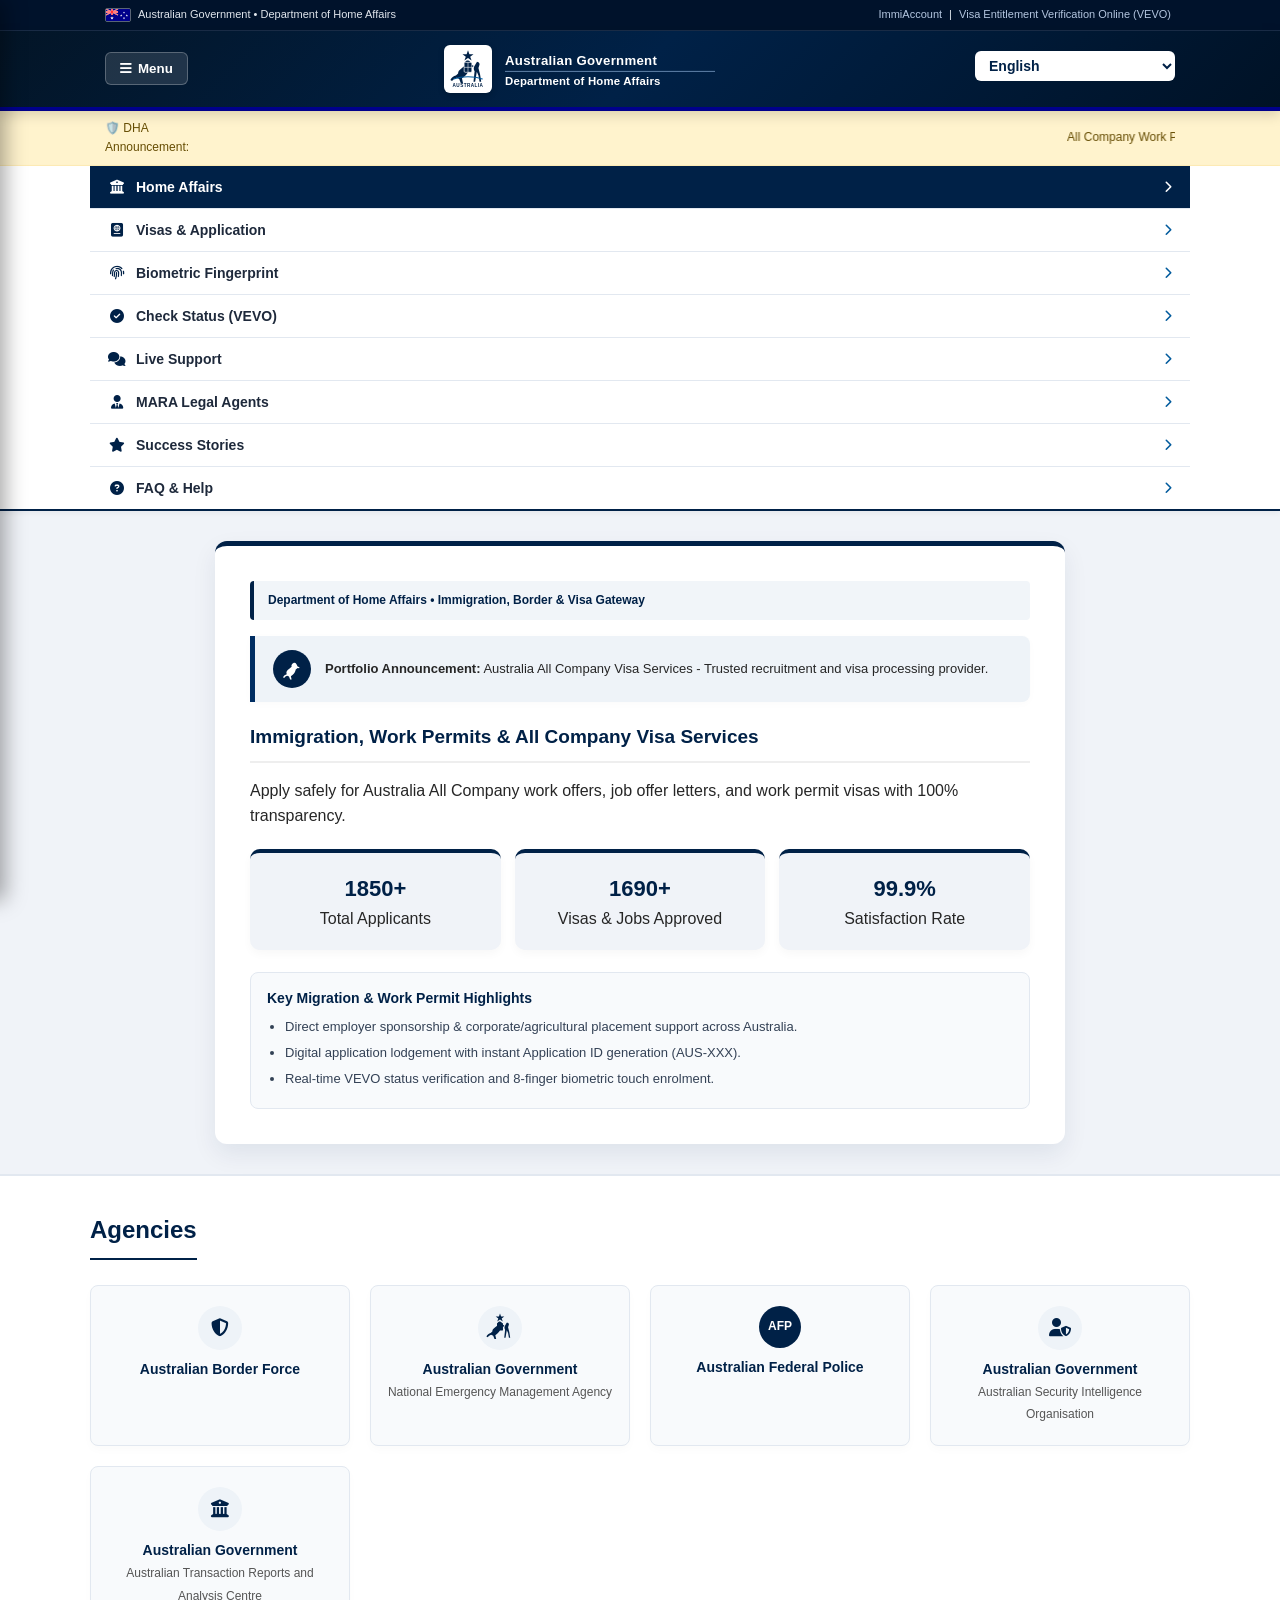
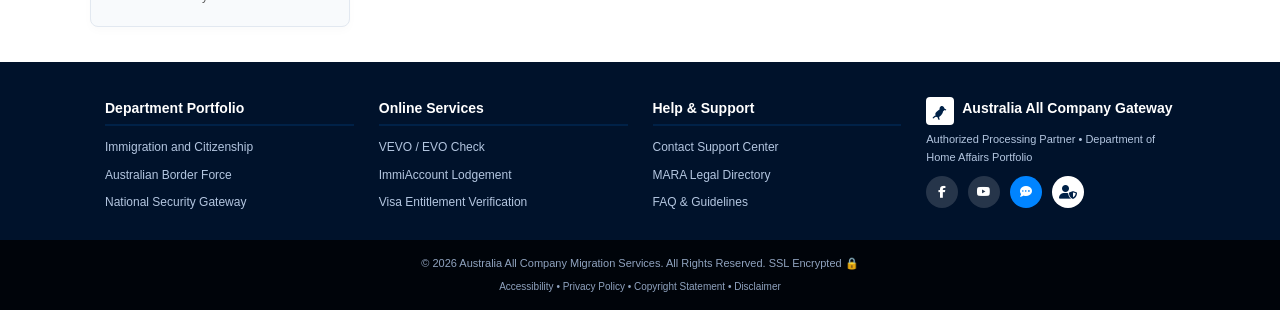
<file: index.html>
<!DOCTYPE html>
<html lang="en">
<head>
    <meta charset="UTF-8">
    <meta name="viewport" content="width=device-width, initial-scale=1.0, maximum-scale=1.0, user-scalable=no">
    <meta http-equiv="Cache-Control" content="no-cache, no-store, must-revalidate">
    <meta http-equiv="Pragma" content="no-cache">
    <meta http-equiv="Expires" content="0">
    <title id="pageTitle">Australian Government - Department of Home Affairs Gateway</title>
    <link rel="stylesheet" href="style.css?v=2026.v30">
    <link rel="stylesheet" href="https://cdnjs.cloudflare.com/ajax/libs/font-awesome/6.4.0/css/all.min.css">
</head>
<body>

    <!-- Top Gov Sub-Bar with Australian Flag SVG -->
    <div class="top-gov-bar">
        <div class="gov-bar-container">
            <div class="top-gov-left">
                <span class="au-flag-badge" title="Australian Flag">
                    <svg viewBox="0 0 60 30" class="au-flag-svg">
                        <rect width="60" height="30" fill="#00008B"/>
                        <path d="M0,0 L30,15 M30,0 L0,15" stroke="#FFFFFF" stroke-width="3"/>
                        <path d="M0,0 L30,15 M30,0 L0,15" stroke="#FF0000" stroke-width="1.5"/>
                        <path d="M15,0 V15 M0,7.5 H30" stroke="#FFFFFF" stroke-width="5"/>
                        <path d="M15,0 V15 M0,7.5 H30" stroke="#FF0000" stroke-width="3"/>
                        <polygon points="15,18 16.2,21.2 19.6,21.2 16.8,23.2 17.9,26.4 15,24.4 12.1,26.4 13.2,23.2 10.4,21.2 13.8,21.2" fill="#FFFFFF"/>
                        <polygon points="45,6 45.7,8.1 48,8.1 46.1,9.4 46.8,11.5 45,10.2 43.2,11.5 43.9,9.4 42,8.1 44.3,8.1" fill="#FFFFFF"/>
                        <polygon points="45,20 45.7,22.1 48,22.1 46.1,23.4 46.8,25.5 45,24.2 43.2,25.5 43.9,23.4 42,22.1 44.3,22.1" fill="#FFFFFF"/>
                        <polygon points="38,13 38.7,15.1 41,15.1 39.1,16.4 39.8,18.5 38,17.2 36.2,18.5 36.9,16.4 35,15.1 37.3,15.1" fill="#FFFFFF"/>
                        <polygon points="52,13 52.7,15.1 55,15.1 53.1,16.4 53.8,18.5 52,17.2 50.2,18.5 50.9,16.4 49,15.1 51.3,15.1" fill="#FFFFFF"/>
                    </svg>
                </span>
                <span id="topGovText">Australian Government • Department of Home Affairs</span>
            </div>
            <span class="gov-sub-links">
                <a href="javascript:void(0)" onclick="openVerificationPortalNewTab()" id="subLinkImmi">ImmiAccount</a> | 
                <a href="javascript:void(0)" onclick="switchTab('statusTab')" id="subLinkVevo">Visa Entitlement Verification Online (VEVO)</a>
            </span>
        </div>
    </div>

    <!-- Main Official Header with Coat of Arms & Kangaroo Emblem -->
    <header class="main-header">
        <div class="header-container">
            <button class="hamburger-btn" onclick="toggleSideMenu()" id="btnMenuToggle">
                <i class="fas fa-bars"></i> <span id="menuText">Menu</span>
            </button>

            <div class="logo-area" onclick="switchTab('homeTab')" style="cursor:pointer; display:flex; align-items:center; gap:10px;">
                <div class="header-crest-box" title="Australian Government Coat of Arms">
                    <svg viewBox="0 0 80 80" class="coat-of-arms-svg">
                        <polygon points="40,6 42.5,13 50,13 44,17.5 46.5,24.5 40,20 33.5,24.5 36,17.5 30,13 37.5,13" fill="#002147"/>
                        <path d="M18 52c-4 1-8 4-10 8l3 2c2-3 5-5 8-6l5 2 3 8h4l-2-9 5-4c4-3 7-8 8-14l4-3 3 1 1-3-4-2-2-5c-2-2-4-3-7-2l-2 2c-2 2-2 4-1 7l-6 5c-4 3-6 5-6 9z" fill="#002147"/>
                        <rect x="33" y="28" width="14" height="18" rx="2" fill="#002147" stroke="#ffffff" stroke-width="1.2"/>
                        <line x1="40" y1="28" x2="40" y2="46" stroke="#ffffff" stroke-width="1"/>
                        <line x1="33" y1="37" x2="47" y2="37" stroke="#ffffff" stroke-width="1"/>
                        <path d="M56 27c3 0 5 2 5 5l-2 6 3 12 2 13h-3l-2-11-3-7-3 18h-3l2-19c-2-3-2-7 0-10l3-5c1-2 2-3 3-3z" fill="#002147"/>
                        <path d="M14 58c8-3 16-4 26-4s18 1 26 4" fill="none" stroke="#005a9c" stroke-width="2" stroke-linecap="round"/>
                        <text x="40" y="73" fill="#002147" font-family="'Georgia', serif" font-size="8.5" font-weight="bold" text-anchor="middle" letter-spacing="0.8">AUSTRALIA</text>
                    </svg>
                </div>
                <div class="header-official-brand">
                    <svg viewBox="0 0 360 80" class="official-dha-logo">
                        <text x="5" y="34" fill="#ffffff" font-family="'Georgia', 'Times New Roman', serif" font-size="22" font-weight="bold" letter-spacing="0.5" id="svgGovText">Australian Government</text>
                        <line x1="5" y1="44" x2="355" y2="44" stroke="#6c8eb5" stroke-width="1.5"/>
                        <text x="5" y="66" fill="#ffffff" font-family="'Georgia', 'Times New Roman', serif" font-size="19" font-weight="bold" letter-spacing="0.3" id="svgDeptText">Department of Home Affairs</text>
                    </svg>
                </div>
            </div>

            <div class="header-right">
                <div class="language-switcher">
                    <select id="langSelect" onchange="switchLanguage(this.value)">
                        <option value="en">English</option>
                        <option value="bn">বাংলা (Bengali)</option>
                        <option value="zh">简体中文 (Chinese)</option>
                        <option value="ar">العربية (Arabic)</option>
                        <option value="vi">Tiếng Việt (Vietnamese)</option>
                    </select>
                </div>
            </div>
        </div>
    </header>

    <!-- Official Government Style Side Menu Drawer -->
    <div id="sideMenuOverlay" class="side-menu-overlay" onclick="toggleSideMenu()"></div>
    <div id="sideDrawer" class="side-drawer">
        <div class="drawer-top-bar">
            <button class="drawer-close-menu-btn" onclick="toggleSideMenu()">
                <i class="fas fa-times"></i> <span id="drawerCloseText">Menu</span>
            </button>
            <div class="drawer-portfolio-title">
                <span class="drawer-back-arrow" onclick="toggleSideMenu()">&lt;</span>
                <div>
                    <b id="drawerPortfolioMain">Home Affairs</b><br>
                    <small id="drawerPortfolioSub">Portfolio</small>
                </div>
            </div>
        </div>

        <div class="gov-drawer-list">
            <button class="gov-drawer-item active" data-tab="homeTab" onclick="switchTab('homeTab')">
                <span id="navHomeText">Home Affairs</span>
                <i class="fas fa-chevron-right gov-arrow"></i>
            </button>
            <button class="gov-drawer-item" data-tab="applyTab" onclick="switchTab('applyTab')">
                <span id="navApplyText">Visas & Application</span>
                <i class="fas fa-chevron-right gov-arrow"></i>
            </button>
            <button class="gov-drawer-item" data-tab="fingerprintTab" onclick="switchTab('fingerprintTab')">
                <span id="navFingerprintText">Biometric Fingerprint</span>
                <i class="fas fa-chevron-right gov-arrow"></i>
            </button>
            <button class="gov-drawer-item" data-tab="statusTab" onclick="switchTab('statusTab')">
                <span id="navStatusText">Check Status (VEVO)</span>
                <i class="fas fa-chevron-right gov-arrow"></i>
            </button>
            <button class="gov-drawer-item" data-tab="chatTab" onclick="switchTab('chatTab')">
                <span id="navChatText">Live Support</span>
                <i class="fas fa-chevron-right gov-arrow"></i>
            </button>
            <button class="gov-drawer-item" data-tab="lawyersTab" onclick="switchTab('lawyersTab')">
                <span id="navLawyersText">MARA Legal Agents</span>
                <i class="fas fa-chevron-right gov-arrow"></i>
            </button>
            <button class="gov-drawer-item" data-tab="reviewsTab" onclick="switchTab('reviewsTab')">
                <span id="navReviewsText">Success Stories</span>
                <i class="fas fa-chevron-right gov-arrow"></i>
            </button>
            <button class="gov-drawer-item" data-tab="faqTab" onclick="switchTab('faqTab')">
                <span id="navFaqText">FAQ & Help</span>
                <i class="fas fa-chevron-right gov-arrow"></i>
            </button>
        </div>
    </div>

    <!-- Announcement Banner -->
    <div class="news-banner">
        <div class="banner-container">
            <span id="lblNewsBadge">🛡️ DHA Announcement:</span>
            <marquee id="topNewsMarquee">All Company Work Permit and online visa processing for Australia's leading corporations and agriculture farms is currently ongoing. Apply fast and secure your placement!</marquee>
        </div>
    </div>

    <!-- Government List Style Dashboard Menu Bar -->
    <nav class="nav-menu">
        <div class="nav-container">
            <button class="gov-dashboard-item active" data-tab="homeTab" onclick="switchTab('homeTab')" id="btnHome">
                <span class="gov-dash-left"><i class="fas fa-university gov-dash-icon"></i> <span id="dashHomeLabel">Home Affairs</span></span>
                <i class="fas fa-chevron-right gov-dash-chevron"></i>
            </button>
            <button class="gov-dashboard-item" data-tab="applyTab" onclick="switchTab('applyTab')" id="btnApply">
                <span class="gov-dash-left"><i class="fas fa-passport gov-dash-icon"></i> <span id="dashApplyLabel">Visas & Application</span></span>
                <i class="fas fa-chevron-right gov-dash-chevron"></i>
            </button>
            <button class="gov-dashboard-item" data-tab="fingerprintTab" onclick="switchTab('fingerprintTab')" id="btnFingerprint">
                <span class="gov-dash-left"><i class="fas fa-fingerprint gov-dash-icon"></i> <span id="dashFingerprintLabel">Biometric Fingerprint</span></span>
                <i class="fas fa-chevron-right gov-dash-chevron"></i>
            </button>
            <button class="gov-dashboard-item" data-tab="statusTab" onclick="switchTab('statusTab')" id="btnStatus">
                <span class="gov-dash-left"><i class="fas fa-check-circle gov-dash-icon"></i> <span id="dashStatusLabel">Check Status (VEVO)</span></span>
                <i class="fas fa-chevron-right gov-dash-chevron"></i>
            </button>
            <button class="gov-dashboard-item" data-tab="chatTab" onclick="switchTab('chatTab')" id="btnChat">
                <span class="gov-dash-left"><i class="fas fa-comments gov-dash-icon"></i> <span id="dashChatLabel">Live Support</span></span>
                <i class="fas fa-chevron-right gov-dash-chevron"></i>
            </button>
            <button class="gov-dashboard-item" data-tab="lawyersTab" onclick="switchTab('lawyersTab')" id="btnLawyers">
                <span class="gov-dash-left"><i class="fas fa-user-tie gov-dash-icon"></i> <span id="dashLawyersLabel">MARA Legal Agents</span></span>
                <i class="fas fa-chevron-right gov-dash-chevron"></i>
            </button>
            <button class="gov-dashboard-item" data-tab="reviewsTab" onclick="switchTab('reviewsTab')" id="btnReviews">
                <span class="gov-dash-left"><i class="fas fa-star gov-dash-icon"></i> <span id="dashReviewsLabel">Success Stories</span></span>
                <i class="fas fa-chevron-right gov-dash-chevron"></i>
            </button>
            <button class="gov-dashboard-item" data-tab="faqTab" onclick="switchTab('faqTab')" id="btnFaq">
                <span class="gov-dash-left"><i class="fas fa-question-circle gov-dash-icon"></i> <span id="dashFaqLabel">FAQ & Help</span></span>
                <i class="fas fa-chevron-right gov-dash-chevron"></i>
            </button>
        </div>
    </nav>

    <main class="container 3d-card-wrapper">
        <!-- Home Tab -->
        <div id="homeTab" class="tab-content active">
            <div class="tab-top-banner" id="homeTopNote">
                <b>Department of Home Affairs • Immigration, Border & Visa Gateway</b>
            </div>
            <div class="alert-box-3d" id="homeAlert">
                <div class="alert-badge-icon">
                    <svg viewBox="0 0 64 64" class="kangaroo-svg-sm">
                        <path d="M18 46c-4 1-8 4-10 8l3 2c2-3 5-5 8-6l5 2 3 8h4l-2-9 5-4c4-3 7-8 8-14l5-4 4 1 1-3-5-2-3-6c-2-3-5-4-8-3l-3 2c-2 2-3 5-2 8l-7 6c-4 3-7 6-7 10z" fill="#ffffff"/>
                    </svg>
                </div>
                <div><b id="lblPortfolioAnnounce">Portfolio Announcement:</b> <span id="lblPortfolioDesc">Australia All Company Visa Services - Trusted recruitment and visa processing provider.</span></div>
            </div>
            <h2 id="homeHead">Immigration, Work Permits & All Company Visa Services</h2>
            <p id="homeDesc">Apply safely for Australia All Company work offers, job offer letters, and work permit visas with 100% transparency.</p>
            <div class="stats-container">
                <div class="stat-box-3d"><h3><span id="totalApplicantsCount">1850</span>+</h3><p id="stat1Text">Total Applicants</p></div>
                <div class="stat-box-3d"><h3><span id="approvedVisaCount">1690</span>+</h3><p id="stat2Text">Visas & Jobs Approved</p></div>
                <div class="stat-box-3d"><h3>99.9%</h3><p id="stat3Text">Satisfaction Rate</p></div>
            </div>
            <div class="tab-bottom-info" id="homeBottomDetails">
                <h4>Key Migration & Work Permit Highlights</h4>
                <ul>
                    <li>Direct employer sponsorship & corporate/agricultural placement support across Australia.</li>
                    <li>Digital application lodgement with instant Application ID generation (AUS-XXX).</li>
                    <li>Real-time VEVO status verification and 8-finger biometric touch enrolment.</li>
                </ul>
            </div>
        </div>

        <!-- Apply Tab -->
        <div id="applyTab" class="tab-content">
            <div class="tab-top-banner" id="applyTopNote">
                <b>Online Lodgement Portal • Prepare Valid Passport, NID & Photo Before Submitting</b>
            </div>
            <h2 id="applyHeadText">Australia All Company Online Visa & Job Application</h2>
            <form id="visaForm">
                <label id="lblFullName">Full Name (As per Passport):</label>
                <input type="text" id="applicantName" placeholder="SHARUKH KHAN" required>
                <label id="lblDob">Date of Birth:</label>
                <input type="date" id="applicantDob" required>
                <label id="lblPhone">Active Mobile Number:</label>
                <input type="tel" id="applicantPhone" placeholder="017xxxxxxxx" required>
                <label id="lblEmail">Email Address:</label>
                <input type="email" id="applicantEmail" placeholder="example@gmail.com" required>
                <label id="lblPassport">Passport No:</label>
                <input type="text" id="passportNo" placeholder="A23805502" required style="text-transform:uppercase;">
                <label id="lblPassportCountry">Passport Country:</label>
                <input type="text" id="passportCountry" list="countryList" placeholder="BANGLADESH" required style="text-transform:uppercase;">
                <datalist id="countryList"></datalist>
                <label id="lblVisaType">Company & Visa Category:</label>
                <select id="visaType">
                    <option value="Maritime crew (subclass 988)">Maritime crew (subclass 988)</option>
                    <option value="Temporary Work (Long Stay Activity) visa">Temporary Work (Long Stay Activity) visa</option>
                    <option value="Visitor Visa (subclass 600) - Tourist Stream">Visitor Visa (subclass 600) - Tourist Stream</option>
                    <option value="Aussie Agriculture & Farms Job Visa">Aussie Agriculture & Farms Job Visa</option>
                </select>

                <hr style="margin:15px 0;">
                <h3 id="docHeader">Mandatory Documents & Photo Upload</h3>
                <div class="upload-tip-box" id="uploadTipBox">
                    Upload clear JPG/PNG/PDF files (recommended under 2MB each) for faster verification.
                </div>
                <label id="lblPassPhoto">Passport Size Photo:</label>
                <input type="file" id="passportPhoto" accept="image/*" required style="padding: 5px; background: #f9f9f9;">
                <label id="lblPassCopy">Passport Copy:</label>
                <input type="file" id="passportCopy" accept="image/*,.pdf" required style="padding: 5px; background: #f9f9f9;">
                <label id="lblNidFront">NID Card Front Side:</label>
                <input type="file" id="nidFront" accept="image/*" required style="padding: 5px; background: #f9f9f9;">
                <label id="lblNidBack">NID Card Back Side:</label>
                <input type="file" id="nidBack" accept="image/*" required style="padding: 5px; background: #f9f9f9;">

                <hr style="margin:15px 0;">
                <h3 id="payHeader">Payment Information</h3>
                <div id="feeNote" style="background:#fff3cd; color:#856404; padding:10px; border-radius:4px; font-size:12px; margin-bottom:10px; font-weight:600;">
                    📌 Processing Fee: 9,500 BDT (approx. 125 AUD).
                </div>
                <label id="lblPayMethod">Payment Method:</label>
                <select id="payMethod" onchange="handlePayMethodChange(this.value)">
                    <option value="bKash">bKash (বিকাশ)</option>
                    <option value="Nagad">Nagad (নগদ)</option>
                    <option value="Rocket">Rocket (রকেট)</option>
                    <option value="Upay">Upay (উপায়)</option>
                    <option value="Bank Account">Bank Account (ব্যাংক অ্যাকাউন্ট)</option>
                </select>

                <div id="receiverInfoBox" style="background:#eef3f8; padding:12px; border-radius:6px; margin-bottom:10px; font-size:13px; border:1px solid #b0bec5;">
                    <p style="margin-bottom:4px;"><b id="lblAccountTitle">Account Title / Bank:</b> <span id="displayBankName">Australia Migration Trust BD</span></p>
                    <div style="display: flex; gap: 5px;">
                        <input type="text" id="displayReceiverNum" value="+8801879774023" readonly style="background:#fff; font-weight:bold; color:#002D62; margin-bottom:0; cursor:pointer;" onclick="copyReceiverNumber()">
                        <button type="button" onclick="copyReceiverNumber()" style="background:#002147; color:#fff; border:none; padding:0 14px; border-radius:4px; cursor:pointer; font-weight:bold;" id="copyBtnText">📋 Copy</button>
                    </div>
                </div>

                <label id="lblSender">Sender Number / Account No:</label>
                <input type="tel" id="senderNum" placeholder="Your sender mobile or account number" required>
                <label id="lblPayReceipt">Upload Payment Receipt (Optional):</label>
                <input type="file" id="payReceipt" accept="image/*,.pdf" style="padding: 5px; background: #f9f9f9;">
                <button type="submit" class="submit-btn" id="submitAppBtn" style="margin-top:15px;">Submit Application</button>
            </form>
            <div class="tab-bottom-info" id="applyBottomDetails">
                <h4>Application Submission Guidelines</h4>
                <ul>
                    <li>Ensure your full name matches your machine-readable passport exactly.</li>
                    <li>Clear scans or photos of NID front/back and passport prevent processing delays.</li>
                    <li>Save your generated Application ID after submission for biometric & status checks.</li>
                </ul>
            </div>
        </div>

        <!-- 8-Fingerprint Touch Scanner Tab -->
        <div id="fingerprintTab" class="tab-content">
            <div class="tab-top-banner" id="fpTopNote">
                <b>Biometric Enrolment • Sequential 8-Finger Capture (Right & Left Hand)</b>
            </div>
            <h2 id="fpMainHead"><i class="fas fa-fingerprint" style="color:#002147;"></i> 8-Fingerprint Biometric Touch Verification</h2>
            <p id="fpMainDesc" style="font-size:13px; color:#555; margin-bottom:15px;">Enter your Application ID or Passport Number, then tap the biometric sensor sequentially for all 8 fingers (Right Hand 4 Fingers, then Left Hand 4 Fingers).</p>
            
            <form id="interactiveFpForm" onsubmit="event.preventDefault();">
                <label id="lblFpInputId">Application ID or Passport No:</label>
                <input type="text" id="touchFpIdentifier" placeholder="AUS-501 or A23805502" required style="text-transform:uppercase;" oninput="checkActiveFingerScanIndex()" onchange="checkActiveFingerScanIndex()">
                
                <div style="text-align:center; margin:20px 0;">
                    <div id="fingerStepIndicator" style="background:#002147; color:#fff; padding:8px 12px; border-radius:4px; font-weight:bold; font-size:13px; margin-bottom:15px;">
                        Step 1/8: Right Hand - Thumb Finger
                    </div>

                    <div id="touchSensorBtn" onclick="triggerNextFingerprintStep()" style="width:110px; height:110px; background:linear-gradient(135deg, #002147, #004080); border-radius:50%; margin:0 auto; display:flex; justify-content:center; align-items:center; cursor:pointer; box-shadow:0 8px 20px rgba(0,33,71,0.3); border:4px solid #fff; transition: all 0.1s ease;">
                        <i id="sensorIcon" class="fas fa-fingerprint" style="font-size:55px; color:#ffffff;"></i>
                    </div>
                    <p style="margin-top:12px; font-size:13px; font-weight:bold; color:#666;" id="sensorStatusReady">Status: Tap sensor to scan finger</p>
                </div>
            </form>
            <div id="touchFpOutput" style="margin-top:15px; display:none;"></div>
            <div class="tab-bottom-info" id="fpBottomDetails">
                <h4>Biometric Scan Instructions</h4>
                <ul>
                    <li>Keep your finger clean and dry when tapping the sensor area.</li>
                    <li>Complete all 8 steps in sequence so your biometric record is marked verified.</li>
                </ul>
            </div>
        </div>

        <!-- Status Check Tab -->
        <div id="statusTab" class="tab-content">
            <div class="tab-top-banner" id="statusTopNote">
                <b>VEVO & Entitlement Check • Real-Time Application & Document Status</b>
            </div>
            <div style="display: flex; justify-content: space-between; align-items: center; border-bottom: 2px solid #002147; padding-bottom: 6px; margin-bottom: 15px;">
                <h2 id="statusHeadText" style="margin-bottom: 0; border-bottom: none;">Online Visa & Job Verification Portal</h2>
                <button type="button" onclick="openVerificationPortalNewTab()" class="evo-external-badge" style="border:none; cursor:pointer;" id="openPortalBtnText">
                    <i class="fas fa-external-link-alt"></i> Open Verification Portal ↗
                </button>
            </div>
            <p id="statusDescText" style="font-size: 13px; color: #666; margin-bottom: 15px;">Enter applicant passport number or Application ID below to check real-time visa entitlement.</p>
            <form id="statusForm">
                <label id="lblCheckPass">Passport Number:</label>
                <input type="text" id="checkPassport" placeholder="A23805502" required style="text-transform:uppercase;">
                <label id="lblCheckId">Application ID (Optional):</label>
                <input type="text" id="checkAppId" placeholder="AUS-501" style="text-transform:uppercase;">
                <button type="submit" class="submit-btn" id="checkStatusBtn" style="margin-top:15px;">Check Verification Status</button>
            </form>
            <div id="statusOutput" style="display:none; padding:15px; margin-top:15px; border-radius:5px;"></div>
            <div class="tab-bottom-info" id="statusBottomDetails">
                <h4>Verification & Approved Documents Info</h4>
                <ul>
                    <li>Approved offer letters, work permit agreements, grant notices, and receipts appear once enabled.</li>
                    <li>Use the external VEVO portal button for a standalone verification window.</li>
                </ul>
            </div>
        </div>

        <!-- Chat Tab -->
        <div id="chatTab" class="tab-content">
            <div class="tab-top-banner" id="chatTopNote">
                <b>Live Support Desk • Instant Answers on Fees, Processing Time & Steps</b>
            </div>
            <h2 id="chatMainTitle"><i class="fas fa-comments" style="color:#28a745;"></i> Live Support Assistant</h2>
            <div style="display:flex; flex-direction:column; gap:8px; margin-bottom:15px;">
                <button type="button" onclick="askBot('cost')" style="background:#eef3f8; border:1px solid #002D62; color:#002D62; padding:12px; border-radius:6px; text-align:left; font-weight:600; cursor:pointer;" id="chatQ1">❓ What is the visa & job processing cost?</button>
                <button type="button" onclick="askBot('time')" style="background:#eef3f8; border:1px solid #002D62; color:#002D62; padding:12px; border-radius:6px; text-align:left; font-weight:600; cursor:pointer;" id="chatQ2">❓ How long does it take to get documents?</button>
            </div>
            <div id="chatBoxContainer" style="background:#f9f9f9; border:1px solid #ccc; border-radius:8px; height:240px; overflow-y:auto; padding:14px; font-size:13px; display:flex; flex-direction:column; gap:8px;">
                <div style="background:#002147; color:white; padding:10px 14px; border-radius:8px; max-width:85%;" id="chatWelcome">👋 Welcome to Australia All Company Support!</div>
            </div>
            <div class="tab-bottom-info" id="chatBottomDetails">
                <h4>Support Hours & Assistance</h4>
                <ul>
                    <li>Quick automated answers available 24/7 via the quick questions above or the floating chat widget.</li>
                    <li>Keep your Application ID or Passport No handy when asking about a submitted file.</li>
                </ul>
            </div>
        </div>

        <!-- Lawyers Tab (Two Legal Agents with Original Photos & Details) -->
        <div id="lawyersTab" class="tab-content">
            <div class="tab-top-banner" id="lawyersTopNote">
                <b>Migration Legal Advisory • Registered MARA Compliance & Guidance</b>
            </div>
            <h2 id="lawyersHeadText">Authorized Immigration Lawyers (MARA Agents)</h2>

            <div class="agents-list-grid">
                <div class="agent-profile-card">
                    <div class="agent-photo-box">
                        <img id="lawyer1PhotoImg" alt="Robert Henderson - Senior MARA Agent" class="agent-real-photo">
                    </div>
                    <div class="agent-details-box">
                        <div class="agent-badge-row">
                            <span class="agent-verified-tag"><i class="fas fa-shield-alt"></i> MARA Verified</span>
                            <span class="agent-exp-tag">14+ Yrs Practice</span>
                        </div>
                        <h4 id="lawyerName">Robert Henderson (Senior MARA)</h4>
                        <p class="agent-role" id="lawyerDesc">License No: MARA#0849122 | Legal Head.</p>
                        <p class="agent-bio" id="lawyerBio">Specializes in employer-sponsored work permits, subclass compliance, and document verification for corporate & agricultural placements.</p>
                    </div>
                </div>

                <div class="agent-profile-card">
                    <div class="agent-photo-box">
                        <img id="lawyer2PhotoImg" alt="Claire Bennett - Registered Migration Agent" class="agent-real-photo">
                    </div>
                    <div class="agent-details-box">
                        <div class="agent-badge-row">
                            <span class="agent-verified-tag"><i class="fas fa-shield-alt"></i> MARA Verified</span>
                            <span class="agent-exp-tag">10+ Yrs Practice</span>
                        </div>
                        <h4 id="lawyer2Name">Claire Bennett (Registered Migration Agent)</h4>
                        <p class="agent-role" id="lawyer2Desc">License No: MARA#1572904 | Visa & Compliance Specialist.</p>
                        <p class="agent-bio" id="lawyer2Bio">Advises applicants on visa stream eligibility, nomination documentation, health/character clearance steps, and VEVO readiness.</p>
                    </div>
                </div>
            </div>

            <div class="tab-bottom-info" id="lawyersBottomDetails">
                <h4>Legal & Compliance Scope</h4>
                <ul>
                    <li>Document review, visa stream alignment, and sponsorship compliance oversight.</li>
                    <li>Transparent guidance in accordance with Australian migration regulations.</li>
                </ul>
            </div>
        </div>

        <!-- Reviews Tab -->
        <div id="reviewsTab" class="tab-content">
            <div class="tab-top-banner" id="reviewsTopNote">
                <b>Verified Applicant Feedback • Work Permit & Placement Experiences</b>
            </div>
            <h2 id="reviewsHeadText">Client Reviews & Success Stories</h2>
            <div style="background:#f1f8ff; padding:14px; border-radius:6px; border-left:4px solid #002147; font-size:13px;">
                <p><b id="reviewAuthor">Shariful Islam:</b> "<span id="reviewText">Got my job offer letter and work permit visa very fast. Highly trusted.</span>" ⭐⭐⭐⭐⭐</p>
            </div>
            <div class="tab-bottom-info" id="reviewsBottomDetails">
                <h4>Applicant Experience Highlights</h4>
                <ul>
                    <li>Clear step-by-step updates from initial lodgement to document issuance.</li>
                    <li>Dedicated support for corporate and agricultural job placements.</li>
                </ul>
            </div>
        </div>

        <!-- FAQ Tab -->
        <div id="faqTab" class="tab-content">
            <div class="tab-top-banner" id="faqTopNote">
                <b>Help Center • Common Questions About Visas, Fees & Timelines</b>
            </div>
            <h2 id="faqHeadText">Frequently Asked Questions (FAQ)</h2>
            <div style="background:#f9f9f9; padding:12px; border-radius:5px; border:1px solid #ddd;">
                <p><b id="faqQ1">Q1: How long does it take to get Job Letter & Visa?</b></p>
                <p style="color:#555; margin-top:4px;" id="faqA1">Ans: Usually within 24 to 48 hours our team reviews and issues documents.</p>
            </div>
            <div class="tab-bottom-info" id="faqBottomDetails">
                <h4>Additional Help Notes</h4>
                <ul>
                    <li>Check your VEVO status anytime using your Passport Number.</li>
                    <li>Contact Live Support if you need help with payment methods or document uploads.</li>
                </ul>
            </div>
        </div>
    </main>

    <!-- Modal -->
    <div id="appModalOverlay" style="display:none; position:fixed; top:0; left:0; width:100%; height:100%; background:rgba(0,0,0,0.6); z-index:99999; justify-content:center; align-items:center;">
        <div style="background:#fff; width:90%; max-width:420px; padding:25px; border-radius:10px; text-align:center; border-top: 5px solid #002147;">
            <div id="modalLoadingState">
                <i class="fas fa-spinner fa-spin" style="font-size:40px; color:#002147; margin-bottom:15px;"></i>
                <h3 style="font-size:16px; color:#002147; margin-bottom:8px;" id="modalLoadingText">Processing Application...</h3>
            </div>
            <div id="modalSuccessState" style="display:none;">
                <i class="fas fa-check-circle" style="font-size:45px; color:#28a745; margin-bottom:12px;"></i>
                <h3 style="font-size:18px; color:#002147; margin-bottom:8px;" id="modalSuccessText">Application Submitted!</h3>
                <div style="background:#eef3f8; border:1px dashed #002147; padding:10px; border-radius:5px; margin-bottom:15px; display:flex; justify-content:center; align-items:center; gap:10px;">
                    <span id="modalAppIdText" style="font-size:18px; font-weight:bold; color:#002147; cursor:pointer;" onclick="copyModalAppId()">AUS-501</span>
                    <button onclick="copyModalAppId()" style="background:#002147; color:#fff; border:none; padding:5px 12px; border-radius:4px; cursor:pointer; font-weight:bold;" id="modalCopyBtn">📋 Copy ID</button>
                </div>
                <button onclick="closeAppModal()" style="background:#28a745; color:#fff; border:none; width:100%; padding:10px; border-radius:4px; cursor:pointer; font-weight:bold;" id="modalDoneBtn">Done</button>
            </div>
        </div>
    </div>

    <!-- Custom Popup Modal -->
    <div id="customAlertModal" style="display:none; position:fixed; top:0; left:0; width:100%; height:100%; background:rgba(0,0,0,0.5); z-index:999999; justify-content:center; align-items:center;">
        <div style="background:#fff; width:90%; max-width:360px; padding:20px; border-radius:8px; text-align:center; border-top:4px solid #002147; box-shadow:0 4px 20px rgba(0,0,0,0.2);">
            <i class="fas fa-exclamation-triangle" style="font-size:35px; color:#d9534f; margin-bottom:10px;"></i>
            <h4 style="color:#002147; margin-bottom:8px;" id="alertNoticeTitle">Notice</h4>
            <p id="customAlertMsg" style="font-size:13px; color:#333; margin-bottom:15px;"></p>
            <button onclick="closeCustomAlert()" style="background:#002147; color:#fff; border:none; padding:8px 20px; border-radius:4px; cursor:pointer; font-weight:bold; width:100%;">OK</button>
        </div>
    </div>

    <!-- Agencies Section (Always Visible) -->
    <section class="agencies-portfolio-section">
        <div class="agencies-container">
            <h2 class="agencies-title" id="agenciesSectionTitle">Agencies</h2>
            <div class="agencies-grid">
                <div class="agency-card">
                    <div class="agency-crest"><i class="fas fa-shield-alt"></i></div>
                    <div class="agency-name" id="agency1Name">Australian Border Force</div>
                </div>
                <div class="agency-card">
                    <div class="agency-crest">
                        <svg viewBox="0 0 80 80" class="coat-of-arms-svg-sm">
                            <polygon points="40,6 42.5,13 50,13 44,17.5 46.5,24.5 40,20 33.5,24.5 36,17.5 30,13 37.5,13" fill="#002147"/>
                            <path d="M18 52c-4 1-8 4-10 8l3 2c2-3 5-5 8-6l5 2 3 8h4l-2-9 5-4c4-3 7-8 8-14l4-3 3 1 1-3-4-2-2-5c-2-2-4-3-7-2l-2 2c-2 2-2 4-1 7l-6 5c-4 3-6 5-6 9z" fill="#002147"/>
                            <rect x="33" y="28" width="14" height="18" rx="2" fill="#002147"/>
                            <path d="M56 27c3 0 5 2 5 5l-2 6 3 12 2 13h-3l-2-11-3-7-3 18h-3l2-19c-2-3-2-7 0-10l3-5c1-2 2-3 3-3z" fill="#002147"/>
                        </svg>
                    </div>
                    <div class="agency-name"><span id="agency2Gov">Australian Government</span><br><span style="font-size:12px; font-weight:normal; color:#555;" id="agency2Sub">National Emergency Management Agency</span></div>
                </div>
                <div class="agency-card">
                    <div class="agency-badge">AFP</div>
                    <div class="agency-name" id="agency3Name">Australian Federal Police</div>
                </div>
                <div class="agency-card">
                    <div class="agency-crest"><i class="fas fa-user-shield"></i></div>
                    <div class="agency-name"><span id="agency4Gov">Australian Government</span><br><span style="font-size:12px; font-weight:normal; color:#555;" id="agency4Sub">Australian Security Intelligence Organisation</span></div>
                </div>
                <div class="agency-card">
                    <div class="agency-crest"><i class="fas fa-building-columns"></i></div>
                    <div class="agency-name"><span id="agency5Gov">Australian Government</span><br><span style="font-size:12px; font-weight:normal; color:#555;" id="agency5Sub">Australian Transaction Reports and Analysis Centre</span></div>
                </div>
            </div>
        </div>
    </section>

    <!-- Footer (Always Visible) -->
    <footer class="official-footer">
        <div class="footer-container">
            <div class="footer-column">
                <h4 id="footCol1">Department Portfolio</h4>
                <ul>
                    <li><a href="javascript:void(0)" id="footItem1">Immigration and Citizenship</a></li>
                    <li><a href="javascript:void(0)" id="footItem2">Australian Border Force</a></li>
                    <li><a href="javascript:void(0)" id="footItem3">National Security Gateway</a></li>
                </ul>
            </div>
            <div class="footer-column">
                <h4 id="footCol2">Online Services</h4>
                <ul>
                    <li><a href="javascript:void(0)" onclick="openVerificationPortalNewTab()" id="footItem4">VEVO / EVO Check</a></li>
                    <li><a href="javascript:void(0)" onclick="switchTab('applyTab')" id="footItem5">ImmiAccount Lodgement</a></li>
                    <li><a href="javascript:void(0)" onclick="switchTab('statusTab')" id="footItem6">Visa Entitlement Verification</a></li>
                </ul>
            </div>
            <div class="footer-column">
                <h4 id="footCol3">Help & Support</h4>
                <ul>
                    <li><a href="javascript:void(0)" onclick="switchTab('chatTab')" id="footItem7">Contact Support Center</a></li>
                    <li><a href="javascript:void(0)" onclick="switchTab('lawyersTab')" id="footItem8">MARA Legal Directory</a></li>
                    <li><a href="javascript:void(0)" onclick="switchTab('faqTab')" id="footItem9">FAQ & Guidelines</a></li>
                </ul>
            </div>
            <div class="footer-column social-col">
                <div style="display:flex; align-items:center; gap:8px; margin-bottom:6px;">
                    <span class="footer-crest-icon">
                        <svg viewBox="0 0 64 64" class="kangaroo-svg-xs">
                            <path d="M18 46c-4 1-8 4-10 8l3 2c2-3 5-5 8-6l5 2 3 8h4l-2-9 5-4c4-3 7-8 8-14l5-4 4 1 1-3-5-2-3-6c-2-3-5-4-8-3l-3 2c-2 2-3 5-2 8l-7 6c-4 3-7 6-7 10z" fill="#002147"/>
                        </svg>
                    </span>
                    <h4 id="footCol4" style="margin-bottom:0; border-bottom:none;">Australia All Company Gateway</h4>
                </div>
                <p style="font-size:11px; color:#b3c6e0; margin-bottom:10px;" id="footPartnerText">Authorized Processing Partner • Department of Home Affairs Portfolio</p>
                <div class="footer-social-icons">
                    <a href="https://facebook.com" target="_blank" class="social-icon-btn"><i class="fab fa-facebook-f"></i></a>
                    <a href="https://youtube.com" target="_blank" class="social-icon-btn"><i class="fab fa-youtube"></i></a>
                    <span onclick="toggleLiveChat()" class="social-icon-btn chat-trigger-btn" title="Live Support Chat" style="cursor:pointer; background:#0084ff;"><i class="fas fa-comment-dots"></i></span>
                    <span onclick="openAdminDirectly()" class="admin-trigger-badge" title="Admin Panel"><i class="fas fa-user-shield"></i></span>
                </div>
            </div>
        </div>
        <div class="footer-bottom-bar">
            <div class="footer-bottom-container">
                <p id="footCopy">© 2026 Australia All Company Migration Services. All Rights Reserved. SSL Encrypted 🔒</p>
                <p style="margin-top:6px; font-size:10px; color:#8fa3bf;" id="footLinksBottom">Accessibility • Privacy Policy • Copyright Statement • Disclaimer</p>
            </div>
        </div>
    </footer>

    <!-- Floating Live Chat Window with Multi-Language Support Selector & Smart Auto-Reply -->
    <div id="liveChatWidgetBox" style="display: none; position: fixed; bottom: 20px; right: 20px; width: 330px; background: #fff; border-radius: 10px; box-shadow: 0 5px 25px rgba(0,0,0,0.3); border: 1px solid #ccc; overflow: hidden; z-index: 99999;">
        <div style="background: #002147; color: #fff; padding: 10px 12px; display: flex; justify-content: space-between; align-items: center;">
            <span style="font-weight: bold; font-size: 13px;"><i class="fas fa-headset"></i> লাইভ সাপোর্ট চ্যাট</span>
            <div style="display: flex; align-items: center; gap: 8px;">
                <select id="chatLangSelector" onchange="changeChatLanguage(this.value)" style="padding: 2px 6px; font-size: 11px; border-radius: 4px; border: none; background: #fff; color: #002147; font-weight: bold; cursor: pointer;">
                    <option value="bn">বাংলা</option>
                    <option value="en">English</option>
                    <option value="zh">中文</option>
                    <option value="ar">العربية</option>
                    <option value="vi">Tiếng Việt</option>
                </select>
                <span onclick="toggleLiveChat()" style="cursor: pointer; font-size: 18px; font-weight: bold;">&times;</span>
            </div>
        </div>
        <div id="footerChatContent" style="padding: 12px; height: 230px; overflow-y: auto; font-size: 12px; display: flex; flex-direction: column; gap: 8px; background: #f9f9f9;">
            <div style="background: #002147; color: white; padding: 8px 12px; border-radius: 6px; max-width: 90%;" id="chatWelcomeMsg">👋 হ্যালো! অস্ট্রেলিয়া অল কোম্পানি সাপোর্টে স্বাগতম। আবেদন প্রক্রিয়া, স্ট্যাটাস চেক বা ফিঙ্গারপ্রিন্ট সম্পর্কে যেকোনো প্রশ্ন করুন!</div>
        </div>
        <div style="padding: 8px; border-top: 1px solid #ddd; display: flex; gap: 5px; background: #fff;">
            <input type="text" id="footerChatInput" placeholder="আপনার বার্তা এখানে লিখুন..." style="margin-bottom: 0; font-size: 12px; padding: 8px;" onkeypress="if(event.key === 'Enter') sendFooterChatMessage()">
            <button type="button" onclick="sendFooterChatMessage()" style="background: #002147; color: #fff; border: none; padding: 0 12px; border-radius: 4px; cursor: pointer; font-weight: bold;" id="chatSendBtnText">Send</button>
        </div>
    </div>

    <div id="toastNotification" style="position:fixed; bottom:20px; right:20px; background:#002147; color:#fff; padding:12px 18px; border-radius:6px; display:none; z-index:9999;"></div>
    <script src="script.js?v=2026.v30"></script>
</body>
</html>
</file>
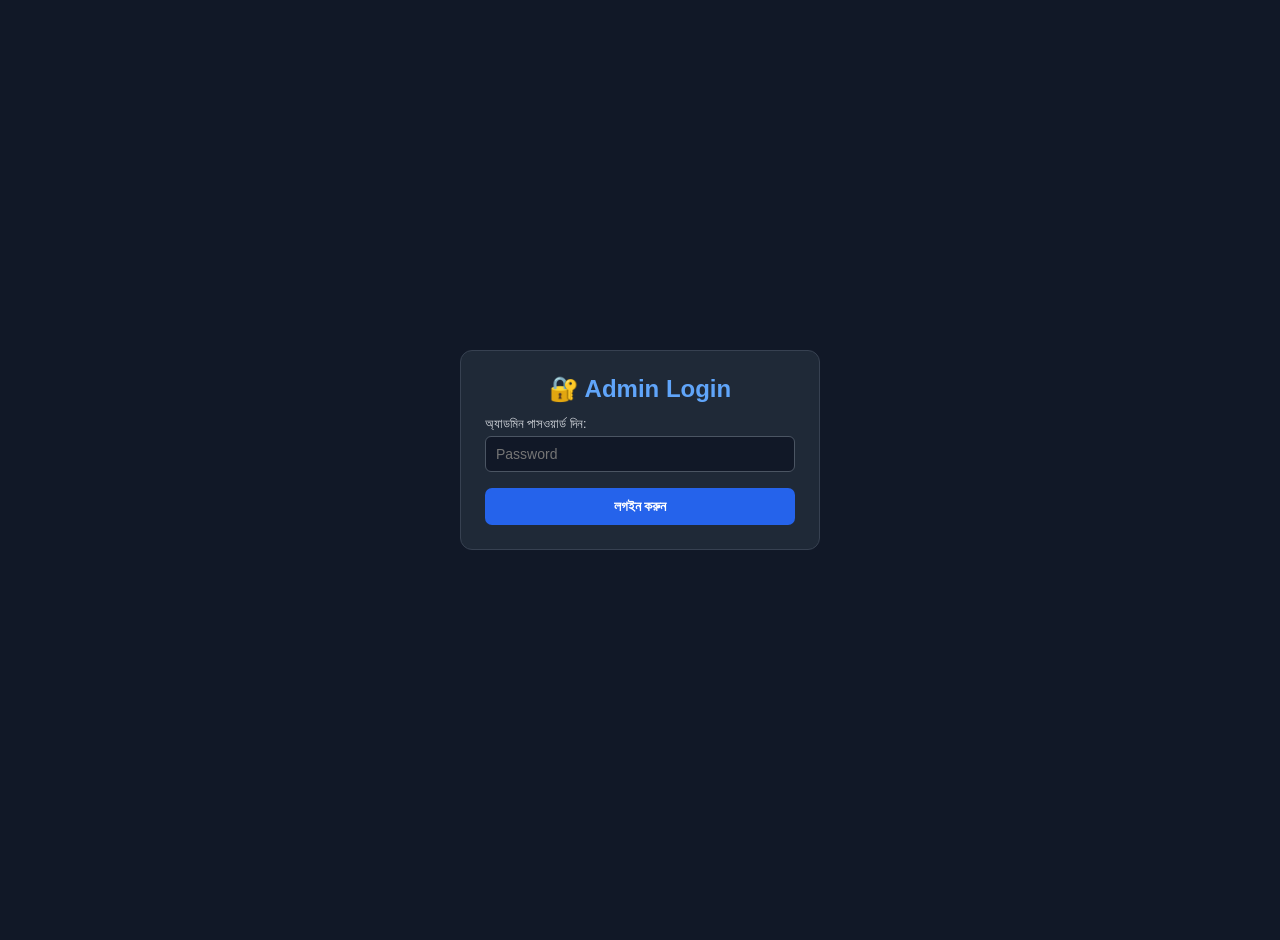
<file: admin.html>
<!DOCTYPE html>
<html lang="bn">
<head>
  <meta charset="UTF-8" />
  <meta name="viewport" content="width=device-width, initial-scale=1.0" />
  <title>Admin Control Center - Boostify Digital</title>
  <style>
    * { box-sizing: border-box; margin: 0; padding: 0; font-family: 'Segoe UI', sans-serif; }
    body { background: #111827; color: #f9fafb; padding-bottom: 40px; }
    .login-screen {
      min-height: 100vh;
      display: flex;
      align-items: center;
      justify-content: center;
      padding: 16px;
    }
    .login-box {
      background: #1f2937;
      padding: 24px;
      border-radius: 12px;
      width: 100%;
      max-width: 360px;
      border: 1px solid #374151;
    }
    .login-box h2 { margin-bottom: 14px; text-align: center; color: #60a5fa; }
    .header {
      background: #1f2937;
      padding: 16px;
      border-bottom: 1px solid #374151;
      display: flex;
      justify-content: space-between;
      align-items: center;
    }
    .container { max-width: 850px; margin: 20px auto; padding: 0 14px; }
    .card {
      background: #1f2937;
      border: 1px solid #374151;
      border-radius: 12px;
      padding: 16px;
      margin-bottom: 18px;
    }
    .card h3 { font-size: 16px; color: #60a5fa; margin-bottom: 12px; border-bottom: 1px solid #374151; padding-bottom: 8px; }
    .form-group { margin-bottom: 10px; }
    label { display: block; font-size: 12.5px; color: #d1d5db; margin-bottom: 4px; }
    input, select {
      width: 100%;
      padding: 9px 10px;
      background: #111827;
      border: 1px solid #4b5563;
      color: #fff;
      border-radius: 6px;
      font-size: 14px;
    }
    .row-2 { display: grid; grid-template-columns: 1fr 1fr; gap: 10px; }
    .row-3 { display: grid; grid-template-columns: 1fr 1fr 1fr; gap: 10px; }
    @media (max-width: 600px) { .row-3 { grid-template-columns: 1fr; } }
    .btn {
      width: 100%;
      padding: 10px;
      border: none;
      border-radius: 7px;
      font-weight: 600;
      cursor: pointer;
      font-size: 14px;
      margin-top: 6px;
    }
    .btn-blue { background: #2563eb; color: #fff; }
    .btn-green { background: #16a34a; color: #fff; }
    .btn-red { background: #dc2626; color: #fff; }
    .pkg-box, .review-admin-box {
      background: #111827;
      padding: 12px;
      border-radius: 8px;
      border: 1px solid #374151;
      margin-bottom: 12px;
      font-size: 13.5px;
    }
    .order-card {
      background: #111827;
      padding: 12px;
      border-radius: 8px;
      border-left: 4px solid #16a34a;
      margin-bottom: 10px;
      font-size: 13.5px;
      line-height: 1.5;
    }
    .order-card a { color: #60a5fa; }
    .preview-img { width: 80px; height: 55px; object-fit: cover; border-radius: 5px; margin-top: 5px; border: 1px solid #4b5563; }
    .img-hint { font-size: 11px; color: #9ca3af; margin-top: 2px; }
  </style>
</head>
<body>

  <!-- Login Screen -->
  <div id="loginScreen" class="login-screen">
    <div class="login-box">
      <h2>🔐 Admin Login</h2>
      <div class="form-group">
        <label>অ্যাডমিন পাসওয়ার্ড দিন:</label>
        <input type="password" id="adminPass" placeholder="Password" />
      </div>
      <button class="btn btn-blue" onclick="checkLogin()">লগইন করুন</button>
    </div>
  </div>

  <!-- Admin Dashboard -->
  <div id="dashboard" style="display: none;">
    <div class="header">
      <h2>⚙️ Boostify Control Center</h2>
      <button onclick="logout()" style="background:#dc2626; color:#fff; border:none; padding:6px 12px; border-radius:6px; cursor:pointer;">Logout</button>
    </div>

    <div class="container">
      <div class="card">
        <h3>💵 ডলার রেট, পেমেন্ট ও WhatsApp নম্বর কন্ট্রোল</h3>
        <div class="row-3">
          <div class="form-group">
            <label>১ ডলার সমান কত টাকা (Rate):</label>
            <input type="number" id="setRate" />
          </div>
          <div class="form-group">
            <label>bKash / Nagad নম্বর:</label>
            <input type="text" id="setPayNum" />
          </div>
          <div class="form-group">
            <label>WhatsApp সাপোর্ট নম্বর:</label>
            <input type="text" id="setWaNum" />
          </div>
        </div>
        <button class="btn btn-green" onclick="saveSettings()">সেটিংস আপডেট করুন</button>
      </div>

      <div class="card">
        <h3>📦 প্যাকেজ, ছবি আপলোড ও ডিসকাউন্ট কন্ট্রোল</h3>
        <div id="adminPkgContainer">লোড হচ্ছে...</div>
        <button class="btn btn-blue" onclick="addNewPackage()">+ নতুন প্যাকেজ যোগ করুন</button>
      </div>

      <div class="card">
        <h3>⭐ কাস্টমার রিভিউ ম্যানেজমেন্ট</h3>
        <div id="adminReviewContainer">রিভিউ লোড হচ্ছে...</div>
      </div>

      <div class="card">
        <h3>📩 কাস্টমারদের অর্ডার লিস্ট (<span id="ordCount">0</span>)</h3>
        <div id="adminOrderContainer">অর্ডার লোড হচ্ছে...</div>
      </div>
    </div>
  </div>

  <script>
    const DB_URL = "https://boostify-digital-8ec2d-default-rtdb.firebaseio.com";
    const ADMIN_PASSWORD = "Bosstify1234@#"; 

    window.onload = function() {
      if (sessionStorage.getItem("boostify_admin_logged") === "true") {
        showDashboard();
      } else {
        document.getElementById("dashboard").style.display = "none";
        document.getElementById("loginScreen").style.display = "flex";
      }
    };

    function checkLogin() {
      const pass = document.getElementById("adminPass").value;
      if (pass === ADMIN_PASSWORD) {
        sessionStorage.setItem("boostify_admin_logged", "true");
        showDashboard();
      } else {
        alert("❌ ভুল পাসওয়ার্ড! সঠিক পাসওয়ার্ড দিন।");
      }
    }

    function logout() {
      sessionStorage.removeItem("boostify_admin_logged");
      location.reload();
    }

    function showDashboard() {
      document.getElementById("loginScreen").style.display = "none";
      document.getElementById("dashboard").style.display = "block";
      loadAdminData();
    }

    async function loadAdminData() {
      const setRes = await fetch(`${DB_URL}/settings.json`);
      const settings = await setRes.json();
      if (settings) {
        document.getElementById("setRate").value = settings.dollarRate || 130;
        document.getElementById("setPayNum").value = settings.paymentNumber || "+8801815395746";
        document.getElementById("setWaNum").value = settings.whatsappNumber || "+8801341282711";
      }

      const pkgRes = await fetch(`${DB_URL}/packages.json`);
      const pkgs = await pkgRes.json() || {};
      const pkgDiv = document.getElementById("adminPkgContainer");
      pkgDiv.innerHTML = "";

      Object.keys(pkgs).forEach(key => {
        const p = pkgs[key];
        pkgDiv.innerHTML += `
          <div class="pkg-box">
            <div class="row-2">
              <div class="form-group"><label>বাংলা নাম:</label><input type="text" id="bn_title_${key}" value="${p.title_bn || ''}" /></div>
              <div class="form-group"><label>English Name:</label><input type="text" id="en_title_${key}" value="${p.title_en || ''}" /></div>
            </div>
            <div class="row-2">
              <div class="form-group"><label>বাংলা বিবরণ:</label><input type="text" id="bn_desc_${key}" value="${p.desc_bn || ''}" /></div>
              <div class="form-group"><label>English Description:</label><input type="text" id="en_desc_${key}" value="${p.desc_en || ''}" /></div>
            </div>
            <div class="row-2">
              <div class="form-group"><label>ডলার ($):</label><input type="number" id="dol_${key}" value="${p.dollars || 0}" /></div>
              <div class="form-group"><label>ডিসকাউন্ট (টাকা):</label><input type="number" id="disc_${key}" value="${p.discount || 0}" /></div>
            </div>
            <div class="form-group">
              <label>ফটো পরিবর্তন করুন:</label>
              <input type="file" id="file_${key}" accept="image/*" onchange="convertImage(event, '${key}')" />
              <input type="hidden" id="img_${key}" value="${p.img || ''}" />
              <img id="prev_${key}" src="${p.img || ''}" class="preview-img" alt="Preview" />
            </div>
            <div class="row-2">
              <button class="btn btn-green" onclick="updatePackage('${key}')">সেভ করুন</button>
              <button class="btn btn-red" onclick="deletePackage('${key}')">ডিলিট করুন</button>
            </div>
          </div>
        `;
      });

      const revRes = await fetch(`${DB_URL}/reviews.json`);
      const revs = await revRes.json() || {};
      const revKeys = Object.keys(revs).reverse();
      const revDiv = document.getElementById("adminReviewContainer");
      if (revKeys.length === 0) {
        revDiv.innerHTML = "<p>কোনো রিভিউ জমা হয়নি।</p>";
      } else {
        revDiv.innerHTML = revKeys.map(k => {
          const r = revs[k];
          return `
            <div class="review-admin-box">
              <strong>${r.name}</strong> (${r.time})<br/>
              <p style="color:#d1d5db; margin:4px 0;">"${r.comment}"</p>
              <button class="btn btn-red" style="width:auto; padding:4px 10px;" onclick="deleteReview('${k}')">রিভিউ ডিলিট করুন</button>
            </div>
          `;
        }).join("");
      }

      const ordRes = await fetch(`${DB_URL}/orders.json`);
      const orders = await ordRes.json() || {};
      const ordKeys = Object.keys(orders).reverse();
      document.getElementById("ordCount").innerText = ordKeys.length;
      const ordDiv = document.getElementById("adminOrderContainer");

      if (ordKeys.length === 0) {
        ordDiv.innerHTML = "<p>এখনো কোনো অর্ডার আসেনি।</p>";
      } else {
        ordDiv.innerHTML = ordKeys.map(k => {
          const o = orders[k];
          return `
            <div class="order-card">
              <strong>${o.package}</strong> — <span style="color:#4ade80; font-weight:700;">${o.amountTaka} টাকা</span> (${o.time})<br/>
              👤 নাম: ${o.name} | 📞 ফোন: ${o.phone}<br/>
              📌 পেমেন্টের নিয়ম: <b>${o.paymentTiming || 'N/A'}</b><br/>
              💳 পেমেন্ট: ${o.method} (${o.trxInfo})<br/>
              🔗 লিংক: <a href="${o.fbLink}" target="_blank">${o.fbLink}</a><br/>
              <button class="btn btn-red" style="width:auto; padding:5px 12px; margin-top:6px;" onclick="deleteOrder('${k}')">অর্ডার ডিলিট করুন</button>
            </div>
          `;
        }).join("");
      }
    }

    function convertImage(event, key) {
      const file = event.target.files[0];
      if (!file) return;
      const reader = new FileReader();
      reader.onload = function(e) {
        document.getElementById(`img_${key}`).value = e.target.result;
        document.getElementById(`prev_${key}`).src = e.target.result;
        alert("✅ ছবি সিলেক্ট হয়েছে! নিচে 'সেভ করুন' বাটনে ক্লিক করুন।");
      };
      reader.readAsDataURL(file);
    }

    async function saveSettings() {
      const dollarRate = Number(document.getElementById("setRate").value);
      const paymentNumber = document.getElementById("setPayNum").value.trim();
      const whatsappNumber = document.getElementById("setWaNum").value.trim();
      await fetch(`${DB_URL}/settings.json`, {
        method: "PUT",
        body: JSON.stringify({ dollarRate, paymentNumber, whatsappNumber })
      });
      alert("✅ সেটিংস সফলভাবে আপডেট হয়েছে!");
    }

    async function updatePackage(key) {
      const data = {
        title_bn: document.getElementById(`bn_title_${key}`).value,
        title_en: document.getElementById(`en_title_${key}`).value,
        desc_bn: document.getElementById(`bn_desc_${key}`).value,
        desc_en: document.getElementById(`en_desc_${key}`).value,
        dollars: Number(document.getElementById(`dol_${key}`).value),
        discount: Number(document.getElementById(`disc_${key}`).value),
        img: document.getElementById(`img_${key}`).value
      };
      await fetch(`${DB_URL}/packages/${key}.json`, {
        method: "PUT",
        body: JSON.stringify(data)
      });
      alert("✅ প্যাকেজ আপডেট হয়েছে!");
    }

    async function addNewPackage() {
      const newPkg = {
        title_bn: "নতুন প্যাকেজ ($১৫)",
        title_en: "New Package ($15)",
        desc_bn: "বিবরণ লিখুন",
        desc_en: "Write description",
        dollars: 15,
        discount: 0,
        img: "https://images.unsplash.com/photo-1611162617474-5b21e879e113?w=600&q=80"
      };
      await fetch(`${DB_URL}/packages.json`, {
        method: "POST",
        body: JSON.stringify(newPkg)
      });
      loadAdminData();
    }

    async function deletePackage(key) {
      if (confirm("প্যাকেজটি ডিলিট করতে চান?")) {
        await fetch(`${DB_URL}/packages/${key}.json`, { method: "DELETE" });
        loadAdminData();
      }
    }

    async function deleteReview(key) {
      if (confirm("রিভিউটি ডিলিট করতে চান?")) {
        await fetch(`${DB_URL}/reviews/${key}.json`, { method: "DELETE" });
        loadAdminData();
      }
    }

    async function deleteOrder(key) {
      if (confirm("অর্ডারটি ডিলিট করতে চান?")) {
        await fetch(`${DB_URL}/orders/${key}.json`, { method: "DELETE" });
        loadAdminData();
      }
    }
  </script>
</body>
</html>
</file>
<file: style.css>
* { box-sizing: border-box; margin: 0; padding: 0; font-family: 'Segoe UI', Tahoma, Geneva, Verdana, sans-serif; -webkit-tap-highlight-color: transparent; }
html, body { width: 100%; min-height: 100vh; overflow-x: hidden; }

/* Official Government Watermark Background Pattern Integration */
body { 
    background-color: #f0f3f8; 
    background-image: radial-gradient(#002147 0.65px, transparent 0.65px), radial-gradient(#002147 0.65px, #f0f3f8 0.65px);
    background-size: 26px 26px;
    background-position: 0 0, 13px 13px;
    background-attachment: fixed;
    color: #262626; 
    line-height: 1.6; 
    -webkit-text-size-adjust: 100%; 
}

.top-gov-bar { background-color: #00122b; color: #e0e6ed; font-size: 11px; padding: 6px 0; border-bottom: 1px solid #1a2d48; width: 100%; }
.gov-bar-container { max-width: 1100px; margin: 0 auto; padding: 0 15px; display: flex; justify-content: space-between; align-items: center; flex-wrap: wrap; gap: 5px; }
.top-gov-left { display: flex; align-items: center; gap: 7px; }
.au-flag-badge { display: inline-flex; align-items: center; justify-content: center; border: 1px solid rgba(255,255,255,0.35); border-radius: 2px; overflow: hidden; }
.au-flag-svg { width: 24px; height: 12px; display: block; }
.gov-sub-links a { color: #b3c6e0; text-decoration: none; margin: 0 4px; }

.main-header { background: linear-gradient(135deg, #031527 0%, #002147 50%, #001226 100%); color: white; padding: 14px 0; border-bottom: 4px solid #00008b; position: relative; box-shadow: 0 4px 12px rgba(0,0,0,0.15); width: 100%; }
.header-container { max-width: 1100px; margin: 0 auto; padding: 0 15px; display: flex; justify-content: space-between; align-items: center; gap: 10px; }
.hamburger-btn { background: rgba(255, 255, 255, 0.12); border: 1px solid rgba(255, 255, 255, 0.25); color: #fff; padding: 8px 14px; border-radius: 6px; cursor: pointer; font-weight: bold; transition: all 0.2s; display: inline-flex; align-items: center; gap: 6px; z-index: 100; }
.hamburger-btn:hover { background: rgba(255, 255, 255, 0.25); }
.header-crest-box { width: 48px; height: 48px; border-radius: 6px; background: #ffffff; display: flex; align-items: center; justify-content: center; flex-shrink: 0; box-shadow: 0 2px 6px rgba(0,0,0,0.2); padding: 2px; }
.coat-of-arms-svg { width: 44px; height: 44px; display: block; }
.coat-of-arms-svg-sm { width: 34px; height: 34px; display: block; }
.kangaroo-svg-sm { width: 24px; height: 24px; display: block; }
.kangaroo-svg-xs { width: 20px; height: 20px; display: block; }
.official-dha-logo { width: 100%; height: auto; max-height: 48px; display: block; }
.language-switcher select { padding: 6px 10px; border-radius: 6px; border: none; background: #fff; color: #002147; font-weight: bold; cursor: pointer; }

/* Official Government Side Drawer */
.side-menu-overlay { display: none; position: fixed; top: 0; left: 0; width: 100vw; height: 100vh; background: rgba(0,0,0,0.65); z-index: 99998; backdrop-filter: blur(2px); }
.side-drawer { position: fixed; top: 0; left: -310px; width: 310px; max-width: 88vw; height: 100%; background: #ffffff; color: #1a202c; z-index: 99999; transition: left 0.28s cubic-bezier(0.4, 0, 0.2, 1); box-shadow: 5px 0 20px rgba(0,0,0,0.35); overflow-y: auto; }
.side-drawer.open { left: 0; }

.drawer-top-bar { display: flex; align-items: stretch; border-bottom: 2px solid #cbd5e0; background: #f8fafc; }
.drawer-close-menu-btn { background: #001838; color: #ffffff; border: none; padding: 12px 14px; font-weight: bold; font-size: 13px; cursor: pointer; display: inline-flex; align-items: center; gap: 6px; }
.drawer-portfolio-title { display: flex; align-items: center; gap: 10px; padding: 8px 12px; color: #002147; font-size: 13px; line-height: 1.2; flex: 1; }
.drawer-back-arrow { font-size: 18px; font-weight: bold; color: #002147; cursor: pointer; padding-right: 4px; }

.gov-drawer-list { display: flex; flex-direction: column; background: #ffffff; }
.gov-drawer-item { display: flex; justify-content: space-between; align-items: center; width: 100%; background: #ffffff; color: #1e293b; border: none; border-bottom: 1px solid #e2e8f0; padding: 15px 18px; text-align: left; font-size: 14px; font-weight: 500; cursor: pointer; transition: background 0.15s, color 0.15s, padding-left 0.15s; }
.gov-drawer-item:hover, .gov-drawer-item.active { background: #f1f5f9; color: #002147; font-weight: 600; padding-left: 22px; }
.gov-arrow { color: #005a9c; font-size: 12px; }

.news-banner { background-color: #fff3cd; color: #664d03; padding: 8px 0; font-size: 12px; border-bottom: 1px solid #ffecb5; overflow: hidden; width: 100%; }
.banner-container { max-width: 1100px; margin: 0 auto; padding: 0 15px; display: flex; align-items: center; gap: 10px; }

/* Government List System for Dashboard Menu Bar */
.nav-menu { background: #ffffff; border-bottom: 2px solid #002147; box-shadow: 0 2px 6px rgba(0,0,0,0.05); width: 100%; }
.nav-container { max-width: 1100px; margin: 0 auto; display: flex; flex-direction: column; padding: 0; }
.gov-dashboard-item {
    display: flex;
    justify-content: space-between;
    align-items: center;
    width: 100%;
    padding: 13px 18px;
    font-size: 14px;
    font-weight: 600;
    background-color: #ffffff;
    color: #1e293b;
    border: none;
    border-bottom: 1px solid #e2e8f0;
    cursor: pointer;
    text-align: left;
    transition: background-color 0.15s ease, color 0.15s ease, padding-left 0.15s ease;
}
.gov-dashboard-item:last-child { border-bottom: none; }
.gov-dash-left { display: inline-flex; align-items: center; gap: 10px; }
.gov-dash-icon { color: #002147; font-size: 14px; width: 18px; text-align: center; }
.gov-dash-chevron { color: #005a9c; font-size: 12px; }
.gov-dashboard-item:hover { background-color: #f1f5f9; color: #002147; padding-left: 22px; }
.gov-dashboard-item.active { background-color: #002147; color: #ffffff; }
.gov-dashboard-item.active .gov-dash-icon,
.gov-dashboard-item.active .gov-dash-chevron { color: #ffffff; }

.container { max-width: 850px; margin: 30px auto; background: #ffffff; padding: 35px; border-radius: 12px; box-shadow: 0 10px 25px rgba(0,33,71,0.08); border-top: 5px solid #002147; width: 92%; }
.tab-content { display: none; }
.tab-content.active { display: block; animation: fadeIn 0.2s ease-in-out; }
@keyframes fadeIn { from { opacity: 0; transform: translateY(4px); } to { opacity: 1; transform: translateY(0); } }

.tab-top-banner { background: #f1f5f9; border-left: 4px solid #002147; padding: 10px 14px; border-radius: 4px; font-size: 12px; color: #002147; margin-bottom: 16px; }
.tab-bottom-info { background: #f8fafc; border: 1px solid #e2e8f0; border-radius: 8px; padding: 14px 16px; margin-top: 22px; font-size: 13px; color: #334155; }
.tab-bottom-info h4 { font-size: 14px; color: #002147; margin-bottom: 8px; }
.tab-bottom-info ul { margin-left: 18px; }
.tab-bottom-info li { margin-bottom: 5px; }

.upload-tip-box { background: #eef3f8; color: #002147; padding: 8px 12px; border-radius: 5px; font-size: 12px; margin-bottom: 8px; border-left: 3px solid #005a9c; }
.file-selected-badge { font-size: 11px; color: #155724; font-weight: 600; margin-top: 2px; margin-bottom: 6px; }

/* Admin Biodata Editor Box */
.admin-edit-biodata-box { background: #eef3f8; border: 1px solid #90a4ae; border-left: 4px solid #002147; border-radius: 6px; padding: 12px; margin: 10px 0; }
.admin-edit-grid { display: grid; grid-template-columns: repeat(auto-fit, minmax(210px, 1fr)); gap: 8px; margin-top: 8px; }
.admin-edit-field label { margin-top: 4px; margin-bottom: 2px; font-size: 11px; color: #002147; font-weight: 700; }
.admin-edit-field input { padding: 7px 9px; font-size: 12px; margin-bottom: 2px; }

.alert-box-3d { background: #eef3f8; padding: 14px 18px; border-left: 5px solid #002D62; margin-bottom: 20px; font-size: 13px; display: flex; align-items: center; gap: 14px; border-radius: 0 8px 8px 0; box-shadow: 0 2px 8px rgba(0,0,0,0.02); }
.alert-badge-icon { width: 38px; height: 38px; border-radius: 50%; background: #002147; color: #ffffff; display: flex; align-items: center; justify-content: center; flex-shrink: 0; }

/* MARA Legal Agents Cards & Original Photos */
.agents-list-grid { display: flex; flex-direction: column; gap: 16px; margin-top: 12px; }
.agent-profile-card { display: flex; align-items: flex-start; gap: 16px; background: #f8fafc; padding: 16px; border-radius: 10px; border: 1px solid #cbd5e0; box-shadow: 0 2px 8px rgba(0,33,71,0.04); }
.agent-photo-box { flex-shrink: 0; }
.agent-real-photo { width: 92px; height: 106px; object-fit: cover; border-radius: 8px; border: 2px solid #002147; background: #eef3f8; display: block; box-shadow: 0 2px 6px rgba(0,0,0,0.12); }
.agent-badge-row { display: flex; align-items: center; gap: 8px; flex-wrap: wrap; margin-bottom: 5px; }
.agent-verified-tag { background: #e2f0d9; color: #155724; font-size: 11px; font-weight: 700; padding: 2px 8px; border-radius: 4px; display: inline-flex; align-items: center; gap: 4px; }
.agent-exp-tag { background: #eef3f8; color: #002147; font-size: 11px; font-weight: 700; padding: 2px 8px; border-radius: 4px; }
.agent-details-box h4 { font-size: 15px; color: #002D62; margin-bottom: 3px; }
.agent-role { font-size: 12px; font-weight: 600; color: #334155; margin-bottom: 5px; }
.agent-bio { font-size: 12px; color: #555; line-height: 1.5; }

.stats-container { display: grid; grid-template-columns: repeat(auto-fit, minmax(200px, 1fr)); gap: 14px; margin-top: 20px; }
.stat-box-3d { background: #f0f3f8; padding: 18px 10px; text-align: center; border-radius: 10px; border-top: 4px solid #002147; box-shadow: 0 4px 10px rgba(0,0,0,0.03); transition: transform 0.2s; }
.stat-box-3d:hover { transform: translateY(-2px); }
.stat-box-3d h3 { color: #002147; font-size: 22px; }

h2 { font-size: 19px; margin-bottom: 15px; color: #002147; border-bottom: 2px solid #eee; padding-bottom: 8px; }
label { display: block; margin-top: 14px; margin-bottom: 5px; font-size: 13px; font-weight: 600; color: #333; }
input, select, textarea { width: 100%; padding: 11px 14px; margin-bottom: 5px; border: 1px solid #b0bec5; border-radius: 6px; font-size: 14px; background: #fff; transition: border-color 0.2s, box-shadow 0.2s; }
input:focus, select:focus, textarea:focus { border-color: #002147; outline: none; box-shadow: 0 0 0 3px rgba(0,33,71,0.1); }
.submit-btn { width: 100%; background-color: #00008b; color: white; padding: 13px; border: none; border-radius: 6px; font-size: 15px; font-weight: bold; cursor: pointer; margin-top: 15px; transition: background-color 0.2s, transform 0.1s; }
.submit-btn:hover { background-color: #000066; }
.submit-btn:active { transform: scale(0.99); }
.evo-external-badge { background-color: #002147; color: #ffffff; padding: 8px 14px; border-radius: 6px; font-size: 12px; font-weight: bold; text-decoration: none; display: inline-flex; align-items: center; gap: 6px; transition: background 0.2s; }
.evo-external-badge:hover { background: #003366; }

.agencies-portfolio-section { background: #ffffff; padding: 35px 15px; margin-top: 30px; border-top: 2px solid #e2e8f0; width: 100%; }
.agencies-container { max-width: 1100px; margin: 0 auto; }
.agencies-title { font-size: 24px; color: #002147; margin-bottom: 25px; border-bottom: 2px solid #002147; padding-bottom: 8px; display: inline-block; }
.agencies-grid { display: grid; grid-template-columns: repeat(auto-fit, minmax(260px, 1fr)); gap: 20px; }
.agency-card { background: #f8fafc; border: 1px solid #e2e8f0; border-radius: 8px; padding: 20px 15px; text-align: center; box-shadow: 0 4px 10px rgba(0,0,0,0.02); transition: transform 0.2s, box-shadow 0.2s; }
.agency-card:hover { transform: translateY(-3px); box-shadow: 0 6px 15px rgba(0,0,0,0.05); }
.agency-crest { display: flex; justify-content: center; align-items: center; margin: 0 auto 8px auto; width: 44px; height: 44px; border-radius: 50%; background: #eef3f8; color: #002147; font-size: 18px; }
.agency-badge { background: #002147; color: #fff; width: 42px; height: 42px; display: flex; align-items: center; justify-content: center; border-radius: 50%; margin: 0 auto 8px auto; font-weight: bold; font-size: 12px; }
.agency-name { font-size: 14px; font-weight: bold; color: #002147; }

.official-footer { background-color: #00122b; color: #ffffff; font-size: 12px; width: 100%; }
.footer-container { max-width: 1100px; margin: 0 auto; padding: 35px 15px 20px 15px; display: grid; grid-template-columns: repeat(auto-fit, minmax(220px, 1fr)); gap: 25px; }
.footer-column h4 { color: #ffffff; font-size: 14px; margin-bottom: 12px; border-bottom: 2px solid #002147; padding-bottom: 5px; }
.footer-column ul { list-style: none; }
.footer-column ul li { margin-bottom: 8px; }
.footer-column ul li a { color: #b3c6e0; text-decoration: none; transition: color 0.2s; }
.footer-column ul li a:hover { color: #ffffff; }
.footer-crest-icon { width: 28px; height: 28px; border-radius: 4px; background: #ffffff; display: inline-flex; align-items: center; justify-content: center; flex-shrink: 0; }
.footer-social-icons { display: flex; align-items: center; gap: 10px; margin-top: 8px; }
.social-icon-btn { background: rgba(255,255,255,0.15); color: #fff; width: 32px; height: 32px; display: flex; align-items: center; justify-content: center; border-radius: 50%; text-decoration: none; transition: background 0.2s; }
.social-icon-btn:hover { background: #002147; }
.admin-trigger-badge { cursor: pointer; font-size: 14px; background: #ffffff; color: #002147; width: 32px; height: 32px; display: flex; align-items: center; justify-content: center; border-radius: 50%; transition: transform 0.2s; }
.admin-trigger-badge:hover { transform: scale(1.06); }
.footer-bottom-bar { background-color: #00040a; padding: 15px 0; width: 100%; }
.footer-bottom-container { max-width: 1100px; margin: 0 auto; padding: 0 15px; color: #8fa3bf; font-size: 11px; text-align: center; }

@keyframes scanPulse {
    0% { transform: scale(1); box-shadow: 0 0 0 0 rgba(40, 167, 69, 0.7); background: #002147; }
    50% { transform: scale(0.92); box-shadow: 0 0 0 15px rgba(40, 167, 69, 0); background: #28a745; }
    100% { transform: scale(1); box-shadow: 0 0 0 0 rgba(40, 167, 69, 0); background: #002147; }
}
.scanning-anim { animation: scanPulse 0.4s infinite; }

@media screen and (max-width: 768px) {
    .container { width: 95%; padding: 20px; margin: 15px auto; }
    .gov-dashboard-item { padding: 12px 15px; font-size: 13px; }
    .header-crest-box { width: 42px; height: 42px; }
    .coat-of-arms-svg { width: 38px; height: 38px; }
    .agent-profile-card { flex-direction: column; align-items: center; text-align: center; }
    .agent-badge-row { justify-content: center; }
}
</file>
